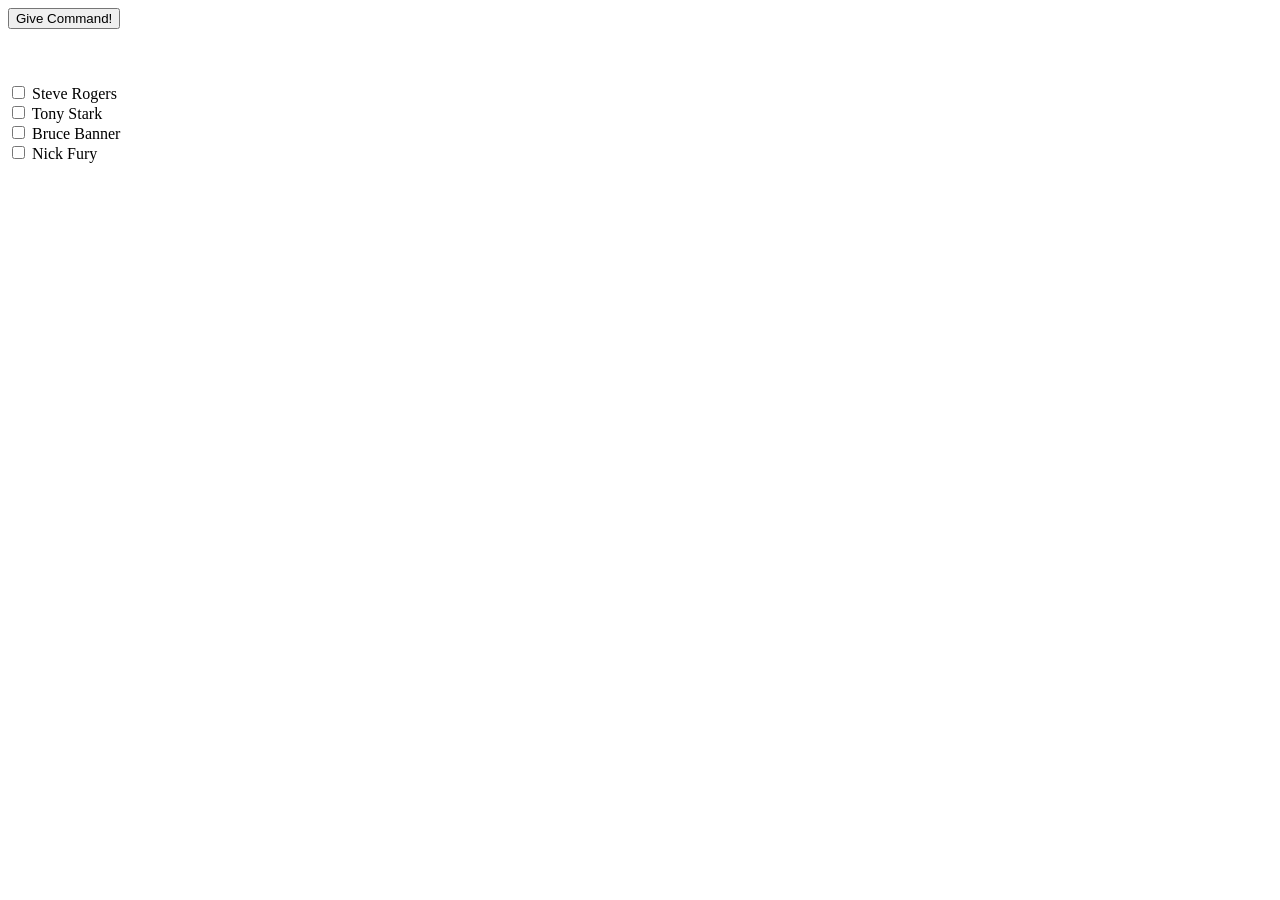
<file: test/index.html>
<!DOCTYPE html>
<html lang="en">
<head>
    <meta charset="UTF-8">
    <meta name="viewport" content="width=device-width, initial-scale=1.0">
    <meta http-equiv="X-UA-Compatible" content="ie=edge">
    <title>Document</title>
</head>
<body>
    
    <button id='btnGiveCommand'>Give Command!</button>
    <br><br>
    <span id='message'></span>
    <br><br>
    
    <input id='chkSteve' type="checkbox"> Steve Rogers
    <br>
    <input id='chkTony' type="checkbox"> Tony Stark
    <br>
    <input id='chkBruce' type="checkbox"> Bruce Banner
    <br>
    <input id='chkNick' type="checkbox"> Nick Fury
    
    <script>
        var message = document.querySelector('#message');

        var SpeechRecognition = SpeechRecognition || webkitSpeechRecognition;
        var SpeechGrammarList = SpeechGrammarList || webkitSpeechGrammarList;

        var grammar = '#JSGF V1.0;'

        var recognition = new SpeechRecognition();
        var speechRecognitionList = new SpeechGrammarList();
        speechRecognitionList.addFromString(grammar, 1);
        recognition.grammars = speechRecognitionList;
        recognition.lang = 'en-US';
        recognition.interimResults = false;

        recognition.onresult = function(event) {
            var last = event.results.length - 1;
            var command = event.results[last][0].transcript;
            message.textContent = 'Voice Input: ' + command + '.';

            if(command.toLowerCase() === 'select steve'){
                document.querySelector('#chkSteve').checked = true;
            }
            else if (command.toLowerCase() === 'select tony'){
                document.querySelector('#chkTony').checked = true;
            }
            else if (command.toLowerCase() === 'select bruce'){
                document.querySelector('#chkBruce').checked = true;
            }
            else if (command.toLowerCase() === 'select nick'){
                document.querySelector('#chkNick').checked = true;
            }   
        };

        recognition.onspeechend = function() {
            recognition.stop();
        };

        recognition.onerror = function(event) {
            message.textContent = 'Error occurred in recognition: ' + event.error;
        }        

        document.querySelector('#btnGiveCommand').addEventListener('click', function(){
            recognition.start();

        });


    </script>
</body>
</html>
</file>
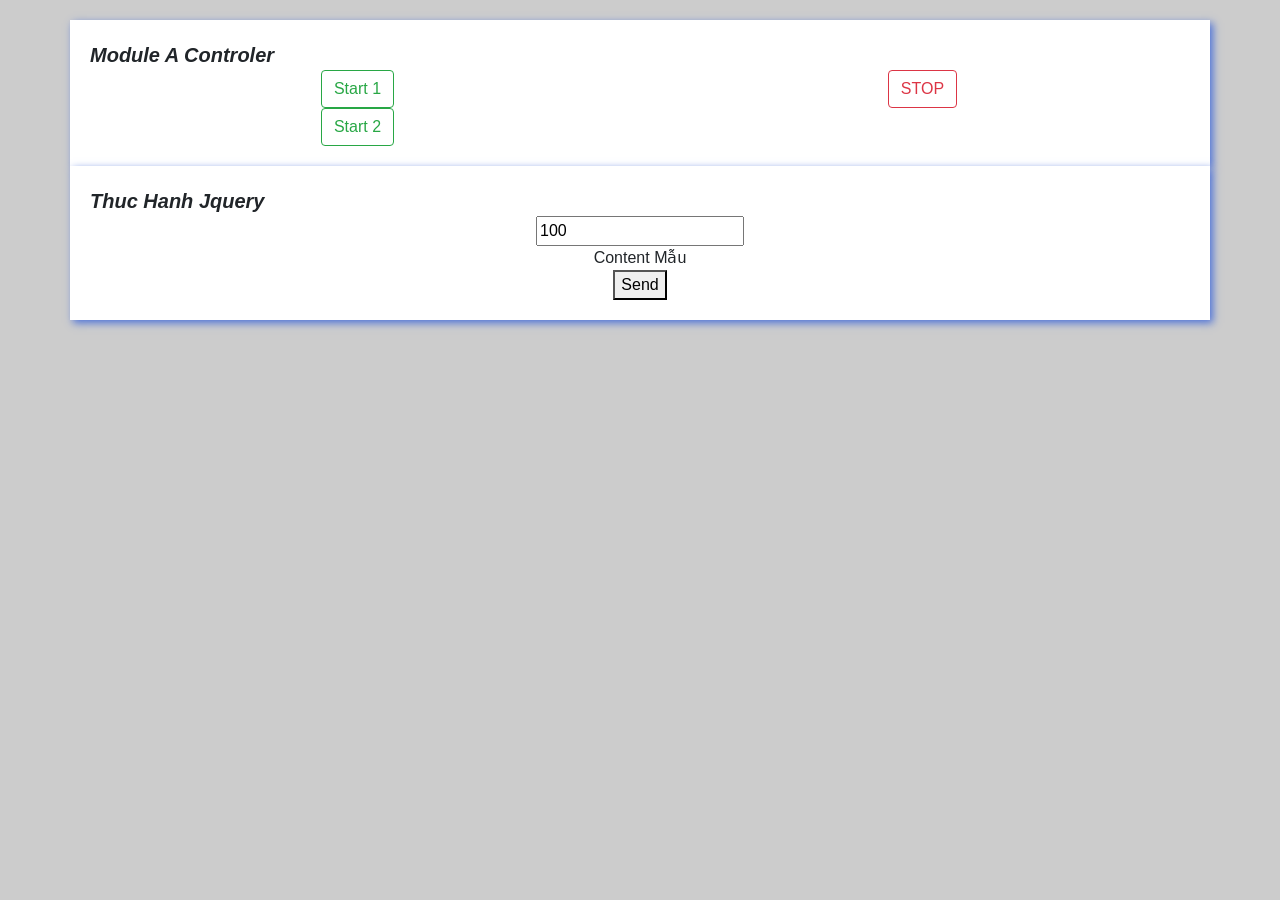
<file: Training_Ngay_2/baigiang/filebaigiang/index.html>
<!-- AWP_In_Variable Name='"START"' -->
<!DOCTYPE html>
<html>

<head>
    <meta charset="UTF-8">
    <meta name="viewport" content="width=device-width, initial-scale=1.0">
    <script src="https://code.jquery.com/jquery-3.3.1.min.js"></script>
    <script src="https://cdnjs.cloudflare.com/ajax/libs/popper.js/1.14.7/umd/popper.min.js"
        integrity="sha384-UO2eT0CpHqdSJQ6hJty5KVphtPhzWj9WO1clHTMGa3JDZwrnQq4sF86dIHNDz0W1"
        crossorigin="anonymous"></script>
    <script src="https://stackpath.bootstrapcdn.com/bootstrap/4.3.1/js/bootstrap.min.js"
        integrity="sha384-JjSmVgyd0p3pXB1rRibZUAYoIIy6OrQ6VrjIEaFf/nJGzIxFDsf4x0xIM+B07jRM"
        crossorigin="anonymous"></script>
    <link rel="stylesheet" href="https://stackpath.bootstrapcdn.com/bootstrap/4.3.1/css/bootstrap.min.css"
        integrity="sha384-ggOyR0iXCbMQv3Xipma34MD+dH/1fQ784/j6cY/iJTQUOhcWr7x9JvoRxT2MZw1T" crossorigin="anonymous">
    <link rel="stylesheet" href="css/style.css">
</head>

<body>
    <div class="system">
        <div class="module container">
            <div class="title">
                Module A Controler
            </div>
            <div class="inside-controller row">
                <div class="col-6">
                    <form>
                        <!-- <input type="hidden" name='"START"' value="1"> -->
                        <button name='"START"' value="1" class="btn btn-outline-success" type="submit">Start 1</button>
                    </form>
                    <form>
                        <!-- <input type="hidden" name='"START"' value="1"> -->
                        <button name='"START_2"' value="1" class="btn btn-outline-success" type="submit">Start 2</button>
                    </form>
                </div>
                <div class="col-6">
                        <form>
                            <!-- <input type="hidden" name='"START"' value="0"> -->
                            <button name='"START"' value="0" class="btn btn-outline-danger" type="submit">STOP</button>
                        </form>
                    </div>
            </div>
        </div>
        <div class="module container">
                <div class="title">
                    Thuc Hanh Jquery
                </div>
                <div class="inside-controller">
                    <input id="input_test" value="100"/>
                    <div id="content_html">Content Mẫu</div>
                    <button id="button_test">Send</button>
                </div>
            </div>
    </div>
</body>
<!-- <script src="js/test.js">
    
</script> -->
<script>
    
</script>
</html>
</file>
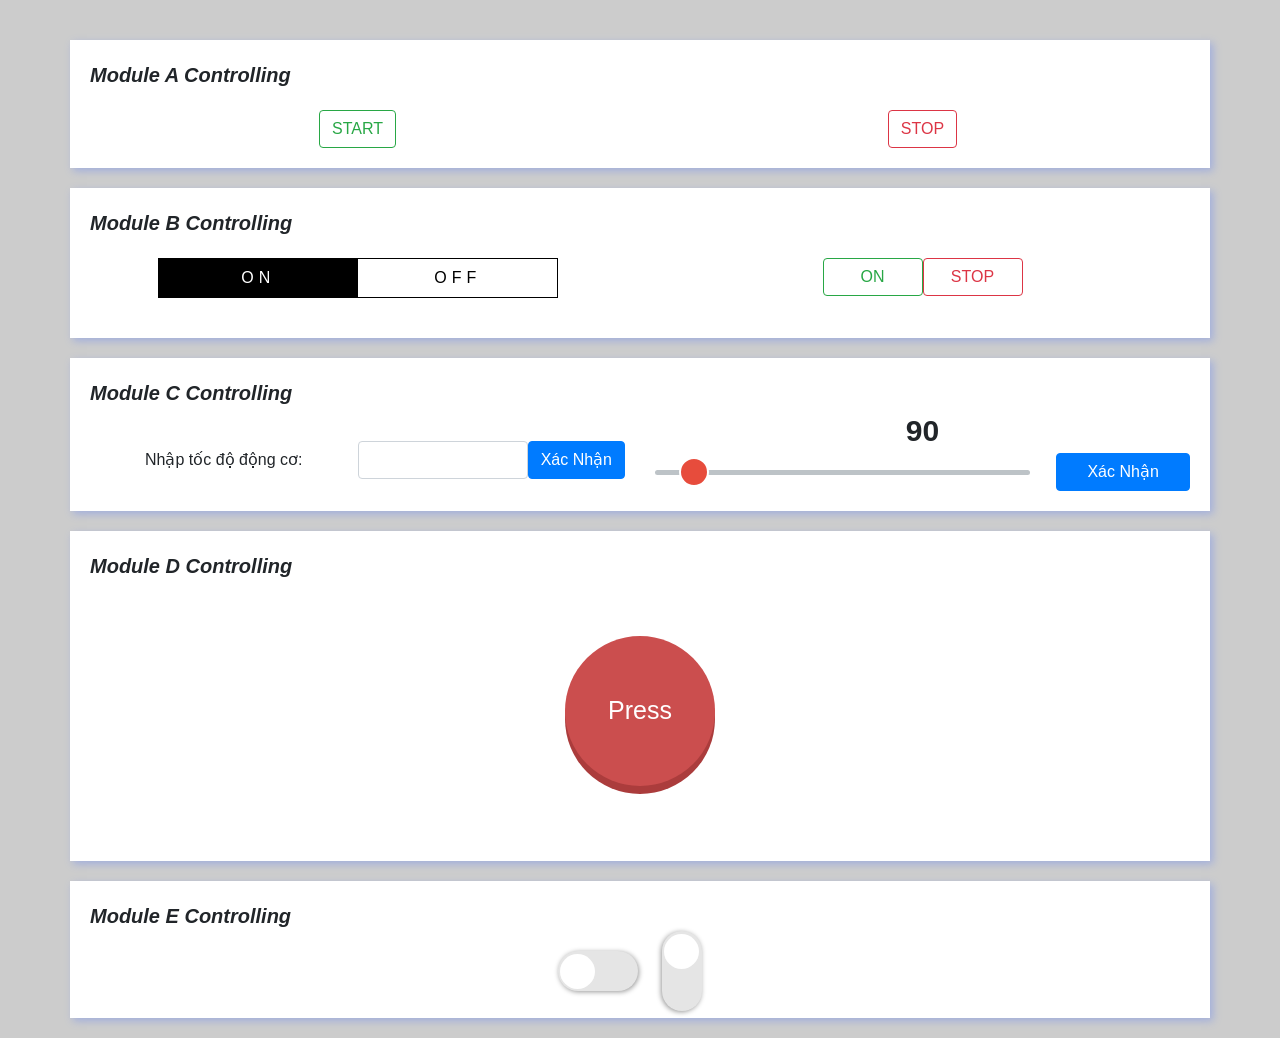
<file: Training_Ngay_2/baigiang/filemau/index.html>
<!-- AWP_In_Variable Name='"webHMIData".webHMI_DO0_User' -->
<!DOCTYPE html>
<html>

<head>
    <meta charset="UTF-8">
    <meta name="viewport" content="width=device-width, initial-scale=1.0">
    <script src="https://code.jquery.com/jquery-3.3.1.min.js"></script>
    <script src="https://cdnjs.cloudflare.com/ajax/libs/popper.js/1.12.9/umd/popper.min.js"
        integrity="sha384-ApNbgh9B+Y1QKtv3Rn7W3mgPxhU9K/ScQsAP7hUibX39j7fakFPskvXusvfa0b4Q"
        crossorigin="anonymous"></script>
    <script src="https://maxcdn.bootstrapcdn.com/bootstrap/4.0.0/js/bootstrap.min.js"
        integrity="sha384-JZR6Spejh4U02d8jOt6vLEHfe/JQGiRRSQQxSfFWpi1MquVdAyjUar5+76PVCmYl"
        crossorigin="anonymous"></script>
    <link rel="stylesheet" href="https://maxcdn.bootstrapcdn.com/bootstrap/4.0.0/css/bootstrap.min.css"
        integrity="sha384-Gn5384xqQ1aoWXA+058RXPxPg6fy4IWvTNh0E263XmFcJlSAwiGgFAW/dAiS6JXm" crossorigin="anonymous">
    <link rel="stylesheet" href="css/style.css">
</head>

<body>
    <div class="background">
        <div class="module container">
            <div class="title">Module A Controlling</div>
            <div class="control row">
                <div class="col-6">
                    <div class="inside-control">
                        <form>
                            <!-- <input type="hidden" name='"START"' value="1" /> -->
                            <button type="submit" name='"START"' value="1" type="button"
                                class="btn btn-outline-success">START</button>

                        </form>
                    </div>
                </div>
                <div class="col-6">
                    <div class="inside-control">
                        <form>
                            <!-- <input type="hidden" name='"START"' value="0" /> -->
                            <button type="submit" name='"START"' value="0" type="button"
                                class="btn btn-outline-danger">STOP</button>
                        </form>
                    </div>
                </div>
            </div>
        </div>
        <div class="module container">
            <div class="title">Module B Controlling</div>
            <div class="control row">
                <div class="col-6">
                    <div class="switch-on-off">
                        <div id="switch_on_off" class="switch-button"><span class="active"></span>
                            <button class="switch-button-case left active-case">ON</button>
                            <button class="switch-button-case right">OFF</button>
                        </div>
                    </div>
                </div>
                <div class="col-6">
                    <div class="inside-control">
                        <div class="child-two-buttons">
                            <form>
                                <button type="submit" name='"START"' value="1" type="button"
                                    class="btn btn-outline-success">ON</button>

                            </form>
                            <form>
                                <button type="submit" name='"START"' value="0" type="button"
                                    class="btn btn-outline-danger">STOP</button>
                            </form>
                        </div>
                    </div>
                </div>
            </div>
        </div>
        <div class="module container">
            <div class="title">Module C Controlling</div>
            <div class="control row">
                <div class="col-6 display_flex_center">
                    <div style="width:100%;" class="inside-control">
                        <form>
                            <div class="div-speed">
                                <div class="label">Nhập tốc độ động cơ:</div>
                                <div class="btn-input-speed">
                                    <input type="number" class="form-control" name="SPEED" />
                                    <button type="submit" type="button" class=" btn btn-primary">
                                        Xác Nhận
                                    </button>
                                </div>
                            </div>


                        </form>
                    </div>

                </div>
                <div class="col-6">
                    <div class="inside-control div-range">
                        <form>
                            <div id="Value_Range" class="value">0</div>
                            <div class="div-inside-range">
                                <input id="Range_Step" class="range-input" type="range" min="0" max="1300" step="1"
                                    name="SPEED" value="90">
                                <button type="submit" type="button" class=" btn btn-primary">
                                    Xác Nhận
                                </button>
                            </div>
                        </form>
                    </div>
                </div>
            </div>
        </div>
        <div class="module container">
            <div class="title">Module D Controlling</div>
            <div class="control row">
                <div class="col-12">
                    <div class="inside-control">
                        <button class="button_hold icon_close hold_trigger">
                            <span class="text">Press</span>
                        </button>
                    </div>
                </div>
            </div>
        </div>
        <div class="module container">
            <div class="title">Module E Controlling</div>
            <div class="control row">
                <div class="col-12">
                    <div class="inside-control">
                        <input type="checkbox" class="switch">
                        <input type="checkbox" class="switch vertical">
                    </div>
                </div>
            </div>
        </div>
</body>
<!-- <script>
    $(document).ready(function () {
        $('#test').click(function () {
            $.get(window.location.pathname + '?"START=1"', function () {
                console.log('sss')
            })
        })
    })
</script> -->
<script src="js/switch_on_off.js"></script>
<script>
    $(document).ready(function () {
        $('#Value_Range').html($('#Range_Step').prop('value'))
        $('#Range_Step').on('input', function (e) {
            $('#Value_Range').html(e.target.value)
        });
        $('#Range_Step').change(function () {
            console.log('Change')
        })

    })
</script>
<script>
    var hold_trigger = $('.hold_trigger');

    hold_trigger.mousedown(function () {
        console.log('Mouse Down')
    });
    hold_trigger.mouseup(function () {
        console.log('Mouse Up')
    });

    $('.switch').change(function () {
        if ($(this).prop("checked") == true) {
            console.log('1')
        } else {
            console.log('2')
        }
    })
</script>

</html>
</file>
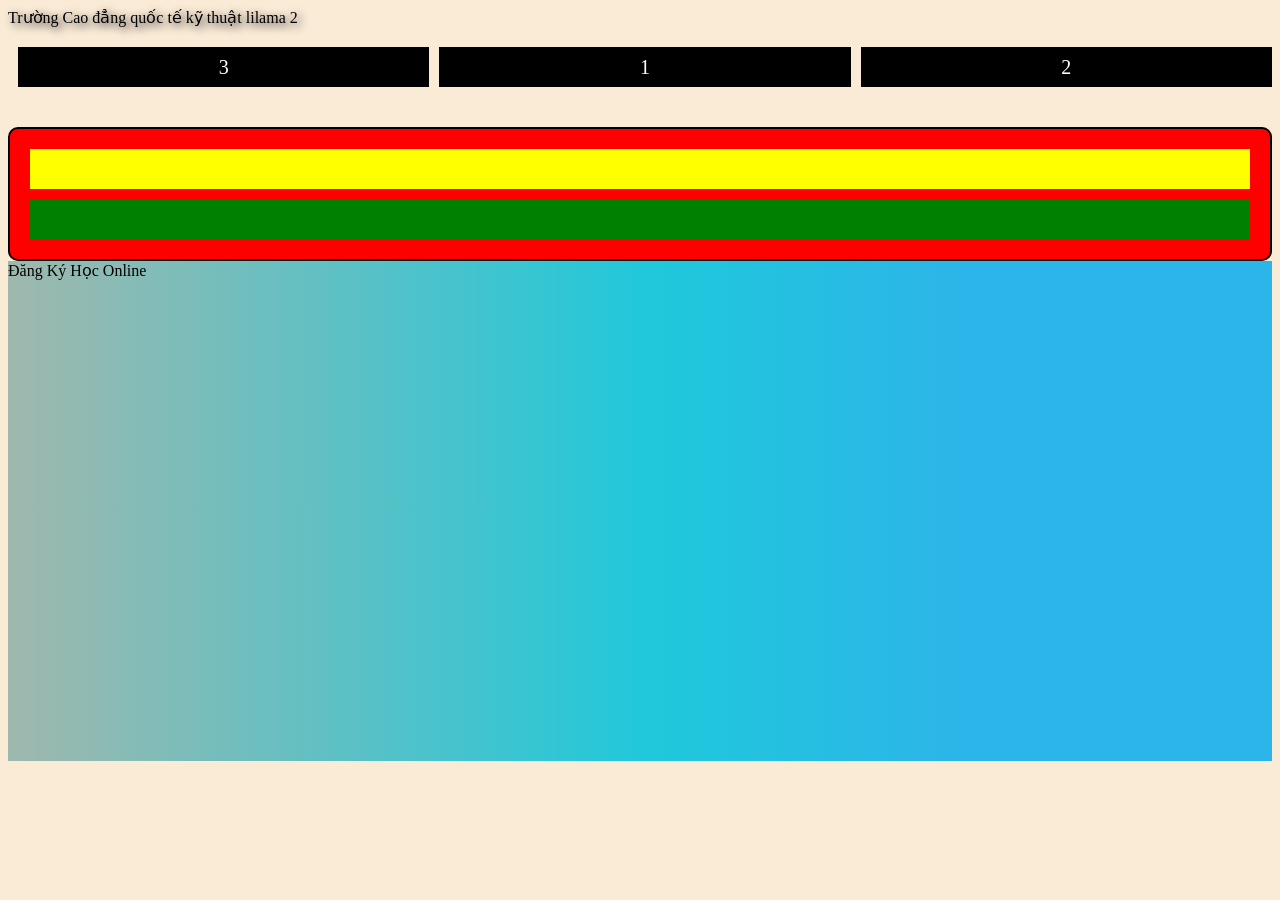
<file: baigiang/ungdungcss.html>
<!DOCTYPE html>
<html>

<head>
    <link rel="stylesheet" href="css/style.css">
</head>

<body>
    <div id="text-title-school">Trường Cao đẳng quốc tế kỹ thuật lilama 2</div>
    <div class="layout">
        <div class="thediv div1">
            <div class="text-3">1</div>
        </div>
        <div class="thediv div2">
            <div class="text-3">2</div>
        </div>
        <div class="thediv div3">
            <div class="text-3">3</div>
        </div>
    </div>
    <div class="vidu">
        <div class="con_vidu_1">

        </div>
        <div class="con_vidu_2">

        </div>
    </div>
    <div class="background-image">
        <div>Đăng Ký Học Online</div>
    </div>
</body>

</html>
</file>
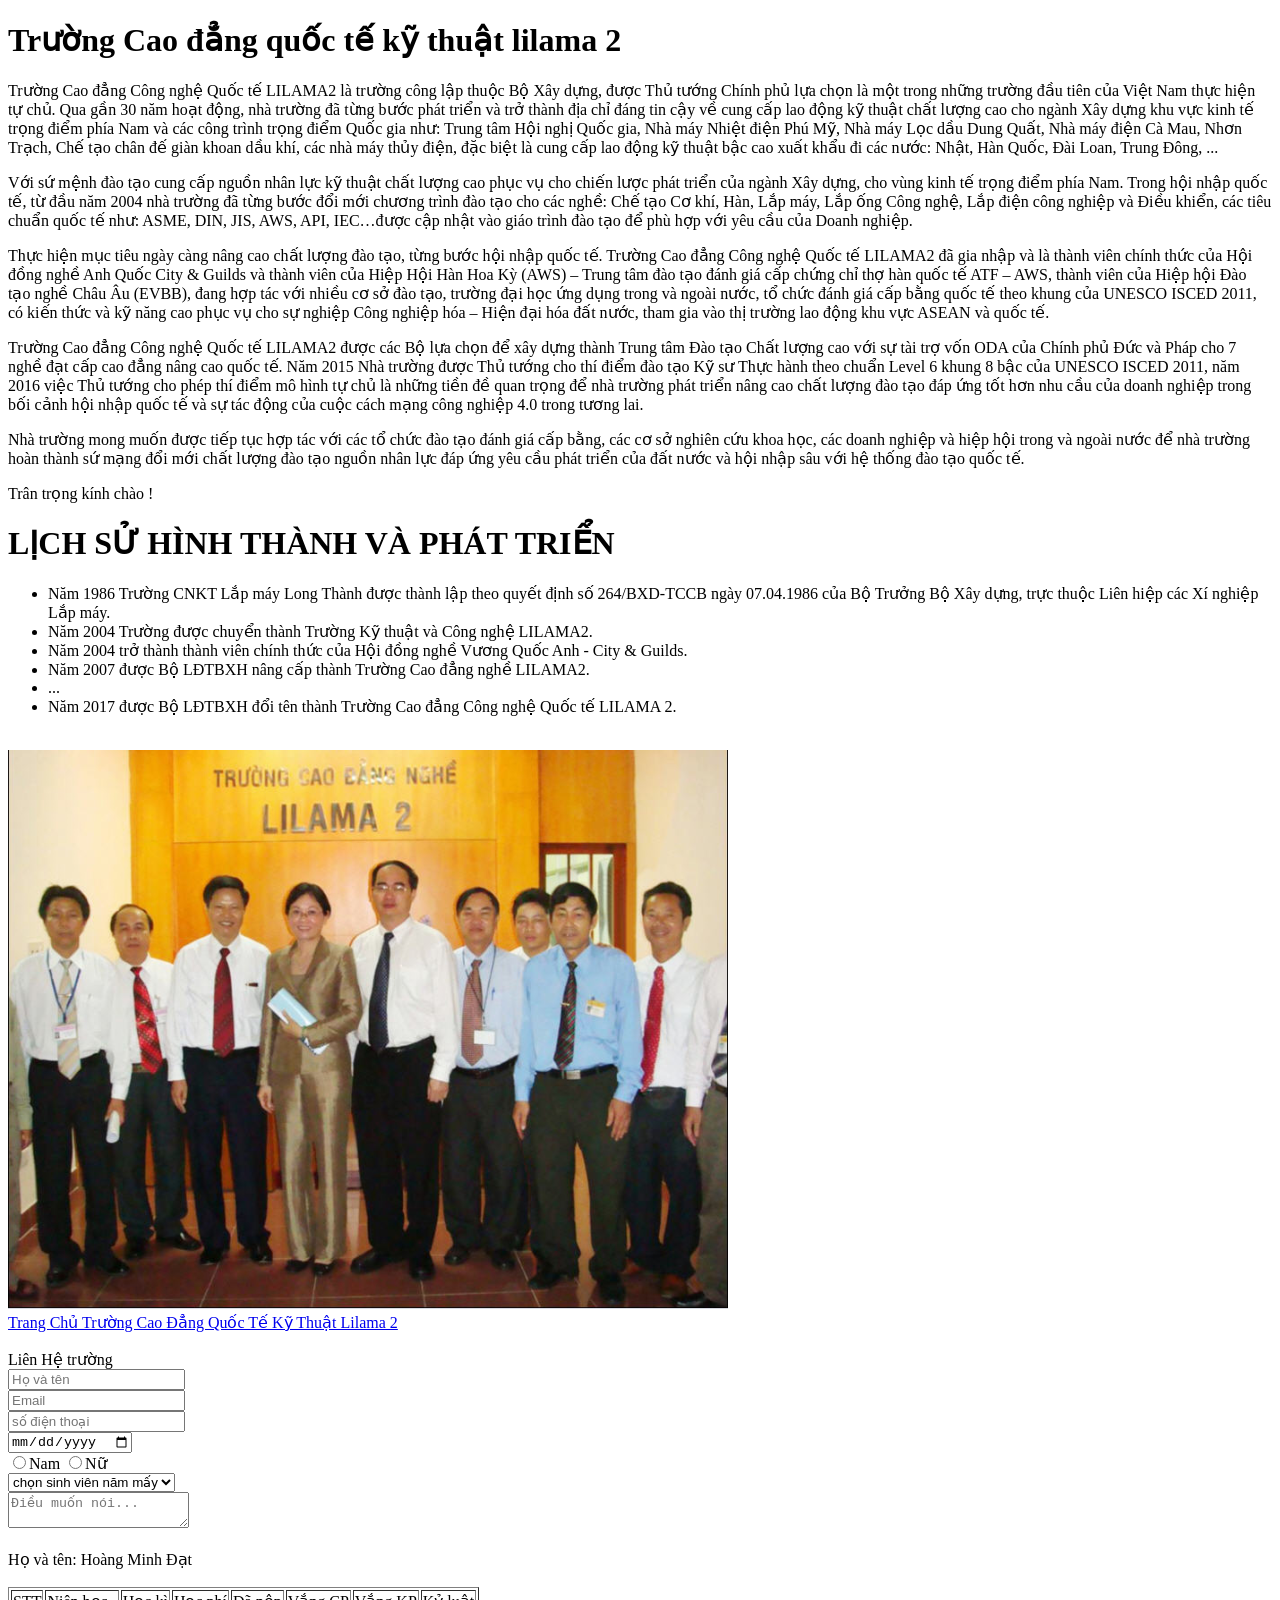
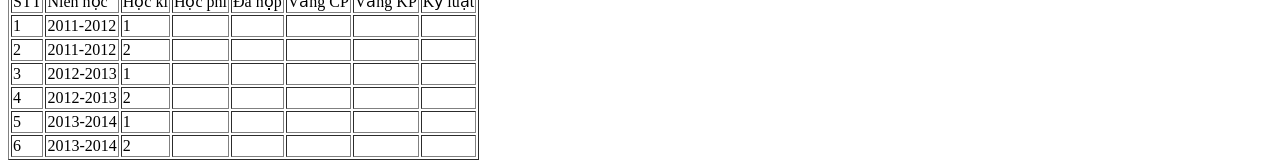
<file: giaibaitap/baitap1/baitap1.html>
<!DOCTYPE html>
<html>


<head>
    <meta charset="UTF-8">
</head>

<body>
    <h1>Trường Cao đẳng quốc tế kỹ thuật lilama 2</h1>
    <p>
        Trường Cao đẳng Công nghệ Quốc tế LILAMA2 là trường công lập thuộc Bộ Xây dựng, được Thủ tướng Chính phủ lựa
        chọn là một trong những trường đầu tiên của Việt Nam thực hiện tự chủ. Qua gần 30 năm hoạt động, nhà trường đã
        từng bước phát triển và trở thành địa chỉ đáng tin cậy về cung cấp lao động kỹ thuật chất lượng cao cho ngành
        Xây dựng khu vực kinh tế trọng điểm phía Nam và các công trình trọng điểm Quốc gia như: Trung tâm Hội nghị
        Quốc gia, Nhà máy Nhiệt điện Phú Mỹ, Nhà máy Lọc dầu Dung Quất, Nhà máy điện Cà Mau, Nhơn Trạch, Chế tạo chân đế
        giàn khoan dầu khí, các nhà máy thủy điện, đặc biệt là cung cấp lao động kỹ thuật bậc cao xuất khẩu đi
        các nước: Nhật, Hàn Quốc, Đài Loan, Trung Đông, ...
    </p>
    <p>
        Với sứ mệnh đào tạo cung cấp nguồn nhân lực kỹ thuật chất lượng cao phục vụ cho chiến lược phát triển của
        ngành Xây dựng, cho vùng kinh tế trọng điểm phía Nam. Trong hội nhập quốc tế, từ đầu năm 2004 nhà trường đã từng
        bước đổi mới chương trình đào tạo cho các nghề: Chế tạo Cơ khí, Hàn, Lắp máy, Lắp ống Công nghệ, Lắp điện công
        nghiệp và Điều khiển, các tiêu chuẩn quốc tế như: ASME, DIN, JIS, AWS, API, IEC…được cập nhật vào giáo trình đào
        tạo để phù hợp với yêu cầu của Doanh nghiệp.
    </p>
    <p>
        Thực hiện mục tiêu ngày càng nâng cao chất lượng đào tạo, từng bước hội nhập quốc tế. Trường Cao đẳng Công nghệ
        Quốc tế LILAMA2 đã gia nhập và là thành viên chính thức của Hội đồng nghề Anh Quốc City & Guilds và thành viên
        của Hiệp Hội Hàn Hoa Kỳ (AWS) – Trung tâm đào tạo đánh giá cấp chứng chỉ thợ hàn quốc tế ATF – AWS, thành viên
        của Hiệp hội Đào tạo nghề Châu Âu (EVBB), đang hợp tác với nhiều cơ sở đào tạo, trường đại học ứng
        dụng trong và ngoài nước, tổ chức đánh giá cấp bằng quốc tế theo khung của UNESCO ISCED 2011, có kiến thức
        và kỹ năng cao phục vụ cho sự nghiệp Công nghiệp hóa – Hiện đại hóa đất nước, tham gia vào thị trường lao
        động khu vực ASEAN và quốc tế.
    </p>
    <p>
        Trường Cao đẳng Công nghệ Quốc tế LILAMA2 được các Bộ lựa chọn để xây dựng thành Trung tâm Đào tạo Chất lượng
        cao với sự tài trợ vốn ODA của Chính phủ Đức và Pháp cho 7 nghề đạt cấp cao đẳng nâng cao quốc tế. Năm 2015 Nhà
        trường được Thủ tướng cho thí điểm đào tạo Kỹ sư Thực hành theo chuẩn Level 6 khung 8 bậc của UNESCO ISCED 2011,
        năm 2016 việc Thủ tướng cho phép thí điểm mô hình tự chủ là những tiền đề quan trọng để nhà trường phát triển
        nâng cao chất lượng đào tạo đáp ứng tốt hơn nhu cầu của doanh nghiệp trong bối cảnh hội nhập quốc tế và
        sự tác động của cuộc cách mạng công nghiệp 4.0 trong tương lai.
    </p>
    <p>
        Nhà trường mong muốn được tiếp tục hợp tác với các tổ chức đào tạo đánh giá cấp bằng, các cơ sở nghiên cứu khoa
        học, các doanh nghiệp và hiệp hội trong và ngoài nước để nhà trường hoàn thành sứ mạng đổi mới chất
        lượng đào tạo nguồn nhân lực đáp ứng yêu cầu phát triển của đất nước và hội nhập sâu với hệ
        thống đào tạo quốc tế.
    </p>
    <p>Trân trọng kính chào !</p>

    <h1>LỊCH SỬ HÌNH THÀNH VÀ PHÁT TRIỂN</h1>
    <ul>
        <li>
            Năm 1986 Trường CNKT Lắp máy Long Thành được thành lập theo quyết định số 264/BXD-TCCB ngày 07.04.1986 của
            Bộ Trưởng Bộ Xây dựng, trực thuộc Liên hiệp các Xí nghiệp Lắp máy.
        </li>
        <li>
            Năm 2004 Trường được chuyển thành Trường Kỹ thuật và Công nghệ LILAMA2.
        </li>
        <li>
            Năm 2004 trở thành thành viên chính thức của Hội đồng nghề Vương Quốc Anh - City & Guilds.
        </li>
        <li>
            Năm 2007 được Bộ LĐTBXH nâng cấp thành Trường Cao đẳng nghề LILAMA2.
        </li>
        <li>
            ...
        </li>
        <li>
            Năm 2017 được Bộ LĐTBXH đổi tên thành Trường Cao đẳng Công nghệ Quốc tế LILAMA 2.
        </li>
    </ul>
    <br>
    <div>
        <img src="0000_email_1.jpg">
    </div>
    <a href="http://lilama2.edu.vn/home/gioi-thieu/lich-su-hinh-thanh-va-phat-trien-613.html">Trang Chủ Trường Cao Đẳng
        Quốc Tế Kỹ Thuật Lilama 2</a>
    <br>
    <br>
    <div>Liên Hệ trường</div>
    <form>
        <div>
            <input type="text" name="name" placeholder="Họ và tên">
        </div>
        <div>
            <input type="email" name="email" placeholder="Email">
        </div>
        <div>
            <input type="tel" name="phone" placeholder="số điện thoại">
        </div>
        <div>
            <input type="date" name="dateofbirth" placeholder="ngày tháng năm sinh">
        </div>
        <div>
            <input type="radio" name="sex" value="nam">Nam
            <input type="radio" name="sex" value="nữ">Nữ
        </div>
        <div>
            <select name="year">
                <option value="" disabled selected>chọn sinh viên năm mấy</option>
                <option value="1">
                    Năm 1
                </option>
                <option value="2">
                    Năm 2
                </option>
                <option value="3">
                    Năm 3
                </option>
            </select>
        </div>
        <div>
            <textarea type="textarea" name="message" placeholder="Điều muốn nói..."></textarea>
        </div>
    </form>
    <br>
    <div>Họ và tên: <span>Hoàng Minh Đạt</span></div>
    <table border="1">
        <tbody>
            <tr class="Learning_Header">
                <td>STT</td>
                <td>Niên học</td>
                <td>Học kì</td>
                <td>Học phí</td>
                <td>Đã nộp</td>
                <td>Vắng CP</td>
                <td>Vắng KP</td>
                <td>Kỷ luật</td>
            </tr>
            <tr>
                <td>1</td>
                <td>2011-2012</td>
                <td>1</td>
                <td></td>
                <td></td>
                <td></td>
                <td></td>
                <td></td>
            </tr>
            <tr>
                <td>2</td>
                <td>2011-2012</td>
                <td>2</td>
                <td></td>
                <td></td>
                <td></td>
                <td></td>
                <td></td>
            </tr>
            <tr>
                <td>3</td>
                <td>2012-2013</td>
                <td>1</td>
                <td></td>
                <td></td>
                <td></td>
                <td></td>
                <td></td>
            </tr>
            <tr>
                <td>4</td>
                <td>2012-2013</td>
                <td>2</td>
                <td></td>
                <td></td>
                <td></td>
                <td></td>
                <td></td>
            </tr>
            <tr>
                <td>5</td>
                <td>2013-2014</td>
                <td>1</td>
                <td></td>
                <td></td>
                <td></td>
                <td></td>
                <td></td>
            </tr>
            <tr>
                <td>6</td>
                <td>2013-2014</td>
                <td>2</td>
                <td></td>
                <td></td>
                <td></td>
                <td></td>
                <td></td>
            </tr>
        </tbody>
        <br>
    </table>
</body>

</html>
</file>
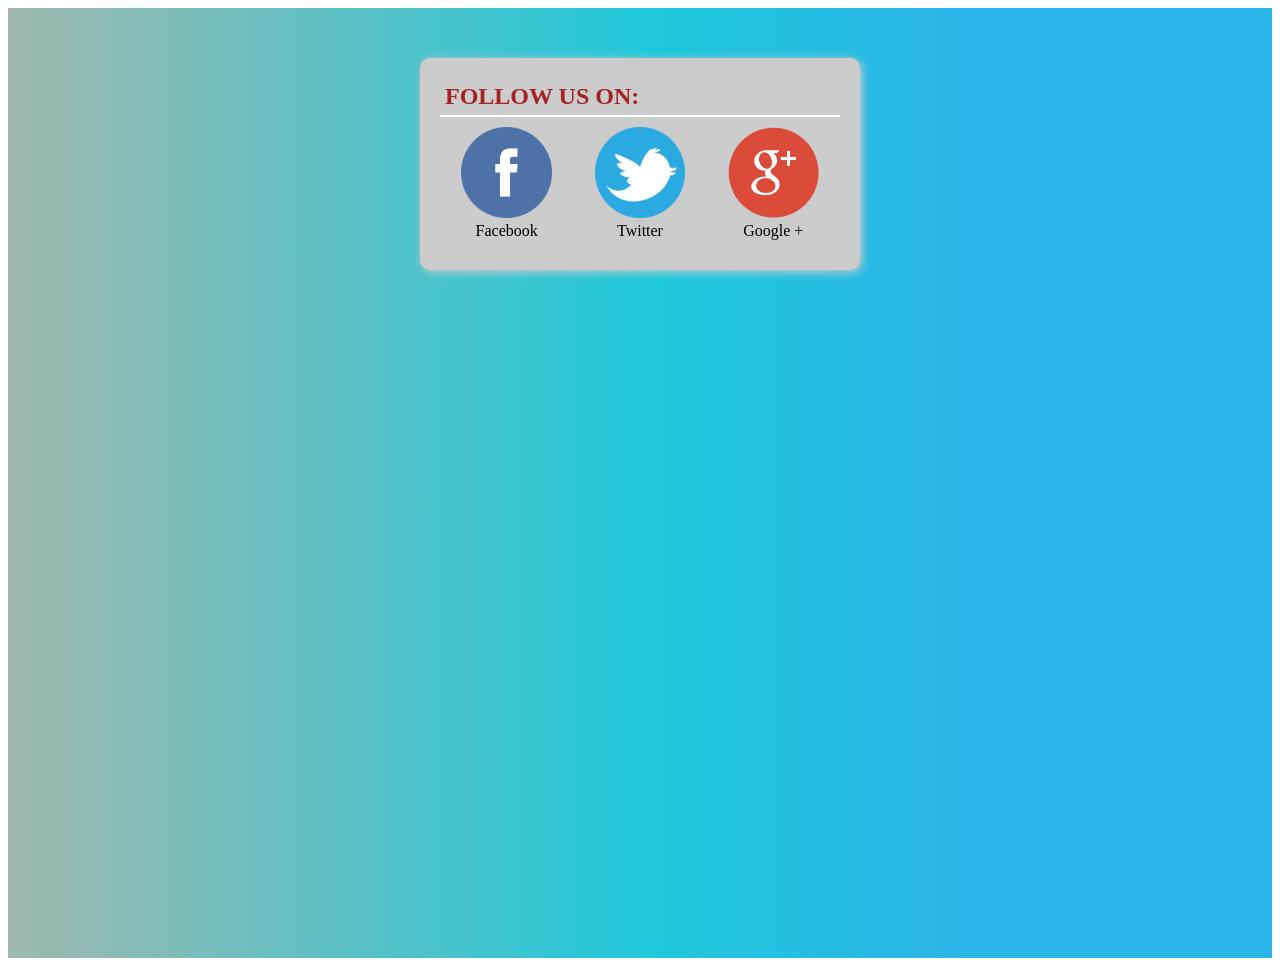
<file: giaibaitap/baitap2/baitap2.html>
<!DOCTYPE html>
<html>

<head>
    <meta charset="UTF-8">
    <link rel="stylesheet" href="css/style_bai2.css">
</head>

<body>
    <div class="background">
        <div class="div-follow">
            <div class="text-title">Follow Us On:</div>
            <div class="div-social">
                <a href="https://facebook.com">
                    <div class="social-item">
                        <img src="assets/images/facebook_logo.png" />
                        <div class="social-name">Facebook</div>
                    </div>
                </a>
                <a href="https://twitter.com">
                    <div class="social-item">
                        <img src="assets/images/twitter_logo.png" />
                        <div class="social-name">Twitter</div>
                    </div>
                </a>
                <a href="https://googleplus.com">
                    <div class="social-item">
                        <img src="assets/images/googleplus_logo.png" />
                        <div class="social-name">Google +</div>
                    </div>
                </a>
            </div>
        </div>
    </div>
</body>

</html>
</file>
<file: Training_Ngay_2/baigiang/filebaigiang/css/style.css>
.system{
    min-height: 100vh;
    background: #ccc;
    padding-top: 20px;
}

.system .module{
    padding: 20px;
    background: white;
    box-shadow: 3px 3px 8px #4d72d8;
}

.system .module .title{
    font-size: 20px;
    font-weight: bold;
    font-style: italic;
}

.inside-controller{
    text-align: center;
}
</file>
<file: Training_Ngay_2/baigiang/filemau/css/style.css>
body {
    margin: 0;
}

.display_flex_center{
    display: flex;
    align-items: center;
}

.background {
    background: #ccc;
    min-height: 100vh;
    margin: 0;
    padding: 20px;
}

.background .module {
    background: white;
    padding: 20px;
    margin-top: 20px;
    box-shadow: 3px 3px 8px #a1aedc;
}

.background .module .title {
    font-size: 20px;
    font-weight: bold;
    font-style: italic;
}

.background .module .control .inside-control {
    text-align: center;
    margin-top: 20px;
}

.background .module .control .inside-control .child-two-buttons {
    margin: auto;
    display: flex;
    width: fit-content;
}

.background .module .control .inside-control .child-two-buttons button {
    min-width: 100px;
}

/* switch on off */
.background .module .control .switch-on-off {
    text-align: center;
    margin-top: 40px;
}

.switch-on-off .switch-button {
    width: 400px;
    height: 40px;
    text-align: center;
    position: relative;
    left: 50%;
    top: 50%;
    -webkit-transform: translate3D(-50%, -50%, 0);
    transform: translate3D(-50%, -50%, 0);
    will-change: transform;
    z-index: 197 !important;
    cursor: pointer;
    transition: .3s ease all;
    border: 1px solid black;
}

.switch-on-off .switch-button-case {
    display: inline-block;
    background: none;
    width: 49%;
    height: 100%;
    position: relative;
    border: none;
    transition: .3s ease all;
    text-transform: uppercase;
    letter-spacing: 5px;
    padding-bottom: 1px;
    color: black;
}

.switch-on-off .switch-button-case:hover {
    color: grey;
    cursor: pointer;
}

.switch-on-off .switch-button-case:focus {
    outline: none;
}

.switch-on-off .switch-button .active {
    color: white;
    background-color: black;
    position: absolute;
    left: 0;
    top: 0;
    width: 50%;
    height: 100%;
    z-index: -1;
    transition: .3s ease-out all;
}

.switch-on-off .switch-button .active-case {
    color: white;
}


/* speed */
.background .module .control .inside-control .div-speed {
    display: flex;
    align-items: center;
}

.background .module .control .inside-control .div-speed .label {
    width: 50%;
}

.background .module .control .inside-control .div-speed .btn-input-speed {
    width: 50%;
    display: flex;
}


.background .module .control .inside-control.div-range {
    margin-top: 0;
}

/* Range */
.div-range .value {
    text-align: center;
    font-weight: bold;
    font-size: 30px;
    width: 100%;
}

.div-range .div-inside-range{
    display: flex;
    align-items: center;
}

.div-range .div-inside-range button{
    width: 25%;
    margin-left: 5%;
    min-width: 100px;;
}

.div-range .range-input {
    display: block;
    -webkit-appearance: none;
    background-color: #bdc3c7;
    width: 70%;
    height: 5px;
    border-radius: 5px;
    margin: 0 auto;
    outline: 0;
}

.div-range .range-input::-webkit-slider-thumb {
    -webkit-appearance: none;
    background-color: #e74c3c;
    width: 30px;
    height: 30px;
    border-radius: 50%;
    border: 2px solid white;
    cursor: pointer;
    transition: .3s ease-in-out;
}

.div-range .range-input::-webkit-slider-thumb:hover {
    background-color: white;
    border: 2px solid #e74c3c;
}

.div-range .range-input::-webkit-slider-thumb:active {
    transform: scale(1.6);
}

/* Button Press and Hold */
.button_hold {
    background: none repeat scroll 0 0 #CB4E4E;
    border-radius: 50%;
    box-shadow: 0 8px #AB3C3C;
    color: #FFFFFF;
    width: 150px;
    height: 150px;
    border: 0px;
    cursor: pointer;
    position: relative;
    font-size: 25px;
    margin: 5% auto;
    display: block;
    outline: none;
}


.button_hold:hover {
    box-shadow: 0px 5px #AB3C3C;
    top: 2px;
}

.button_hold:active {
    box-shadow: 0px 0px #AB3C3C;
    top: 5px;
    outline: none;
}
.button_hold:focus{
    outline: none;
}

/* switch vertical */
.switch {  
    /* Background of Switch */
    position:relative;
    width:80px;
    height:40px;
    -webkit-appearance: none;
    background: #e5e5e5;
    outline:none;
    border-radius: 20px;
    cursor: pointer;
    transition: .4s;
    box-shadow: 1px 1px 5px #999;
  }
  .switch.vertical{
    transform: rotate(90deg);
  }
  .switch:hover {
    background: #e7e7e7;
  }
  .switch:checked {
    /* Background when Checked */
    background: green;
  }
  .switch:before {
    /* white circle */
    content:'';
    position:absolute;
    top: 2.5px;
    left: 2.5px;
    height:35px;
    width:35px;
    border-radius: 50%;
    background: #fff;
    transition: .2s;
  }
  .switch:checked:before {
    left: 42.5px;
  }
</file>
<file: baigiang/css/style.css>
body{
    background: antiquewhite;
}
#text-title-school{
    text-shadow: 3px 3px 10px #000000;
}
.layout{
    display: flex;
    margin-top: 20px;
}

.layout .thediv{
    height: 40px;
    width: 33.33%;
    margin-left: 10px;
    background: #000000;
    color: #ffffff;
    font-size:20px;
    display: flex;
    align-items: center;
}
.layout .thediv .text-3{
    margin: auto;
}
.layout .div1{
    order: 2
}

.layout .div2{
    order: 3
}

.layout .div3{
    order: 1
}

.vidu{
    height: 90px;
    background: red;
    margin-top: 40px;
    padding: 20px;
    border: 2px solid #000000;
    border-radius: 10px;
}

.vidu .con_vidu_1{
    height: 40px;
    background: yellow;
}

.vidu .con_vidu_2{
    height: 40px;
    background: green;
    margin-top: 10px;
}
.background-image{
    height: 500px;
    width: 100%;
    background-image: linear-gradient(to right, #9fb8ad 0%, #1fc8db 51%, #2cb5e8 75%);
    background-repeat: no-repeat;
    background-size: cover;
    background-position: center;
}
</file>
<file: giaibaitap/baitap2/css/style_bai2.css>
.background{
    padding-top: 50px;
    height: 100vh;
    background-image: linear-gradient(90deg, #9fb8ad 0%, #1fc8db 51%, #2cb5e8 75%);
}
.div-follow{
    width: 400px;
    background: #ccc;
    padding: 20px;
    box-shadow: 2px 2px 10px #ccc;
    border-radius: 10px;
    margin: auto;
}

.div-follow .text-title{
    padding: 5px;
    border-bottom: 2px solid #fff;
    color: #a52222;
    text-transform: uppercase;
    font-size: 24px;
    font-weight: bold;
}
.div-follow .div-social a{
    display: block;
    width: 33.33%;
    text-decoration: none;
}
.div-follow .div-social a:hover{
    opacity: 0.7;
}
.div-follow .div-social{
    display: flex;
}

.div-follow .div-social .social-item{
    padding:10px;
    text-align: center;
}

.div-follow .div-social .social-item img{
    width: 80%;
}

.div-follow .div-social .social-item .social-name{
    color: #000;
}
</file>
